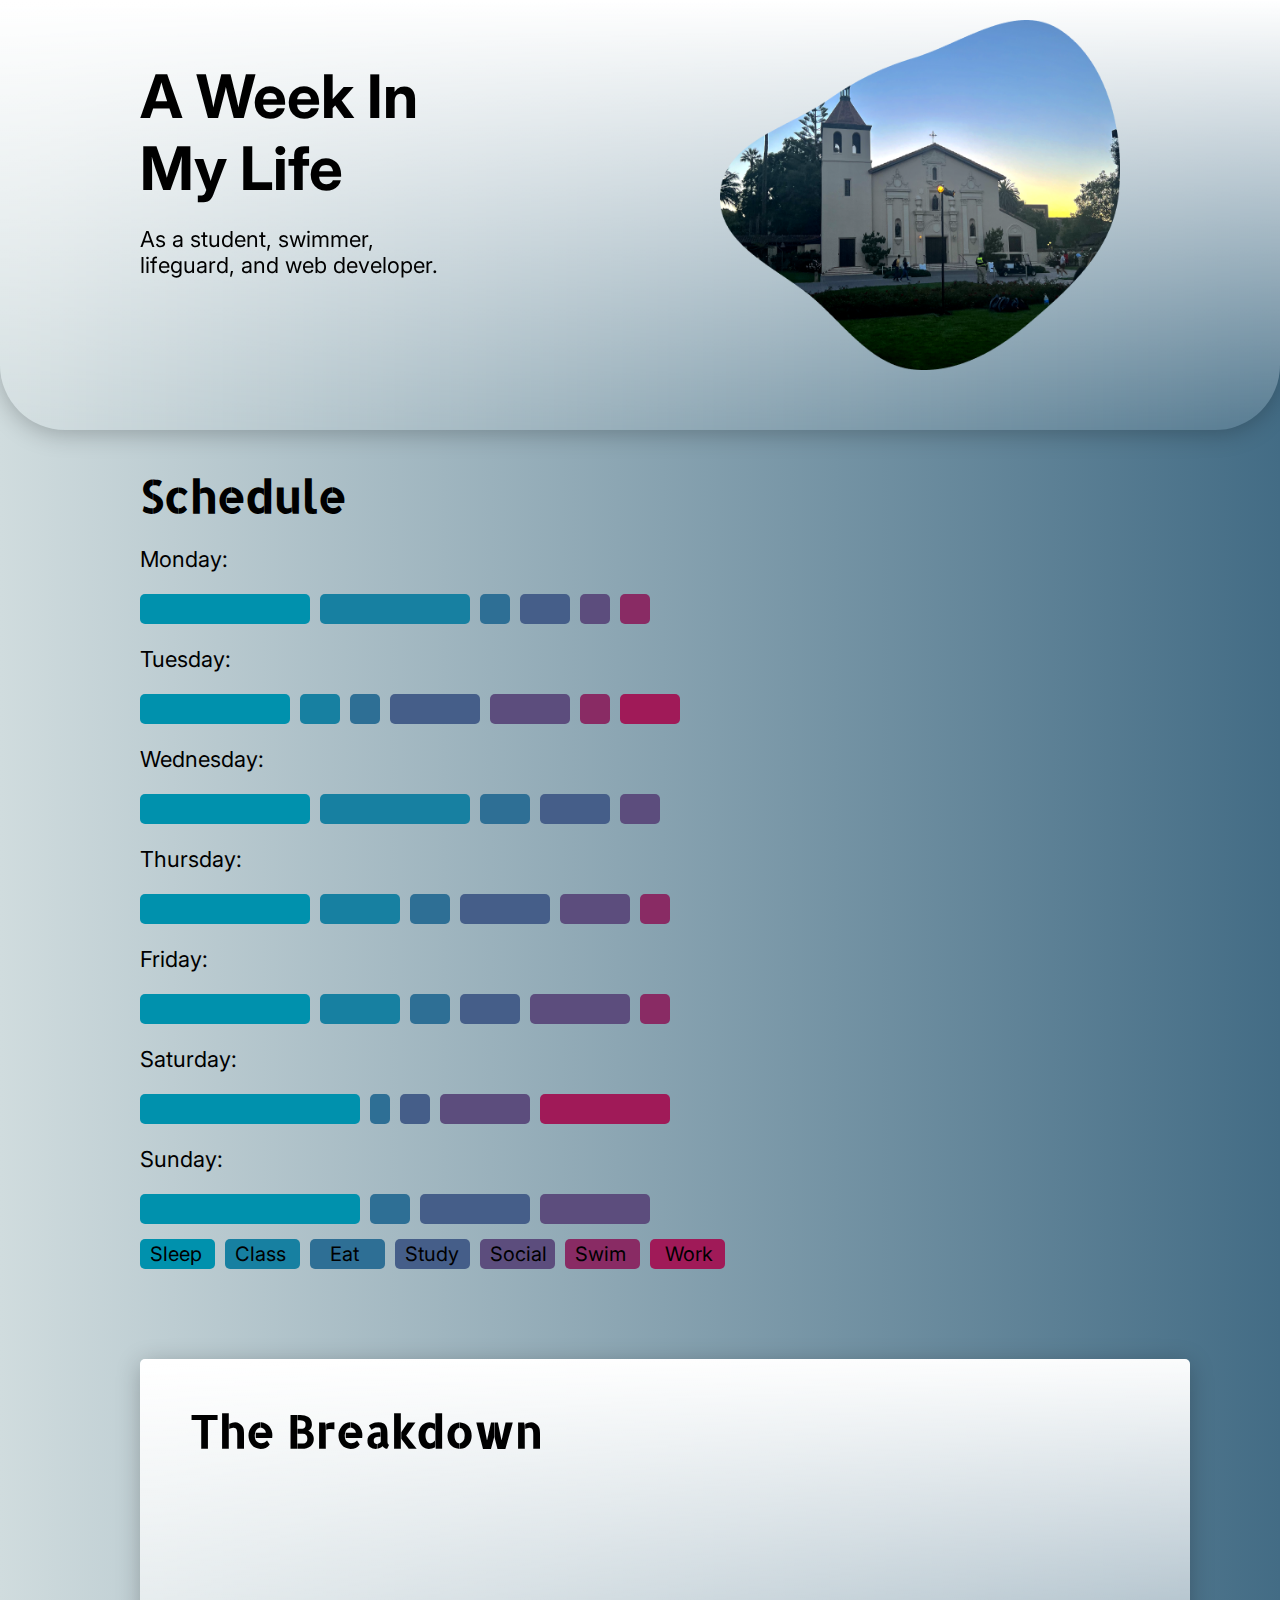
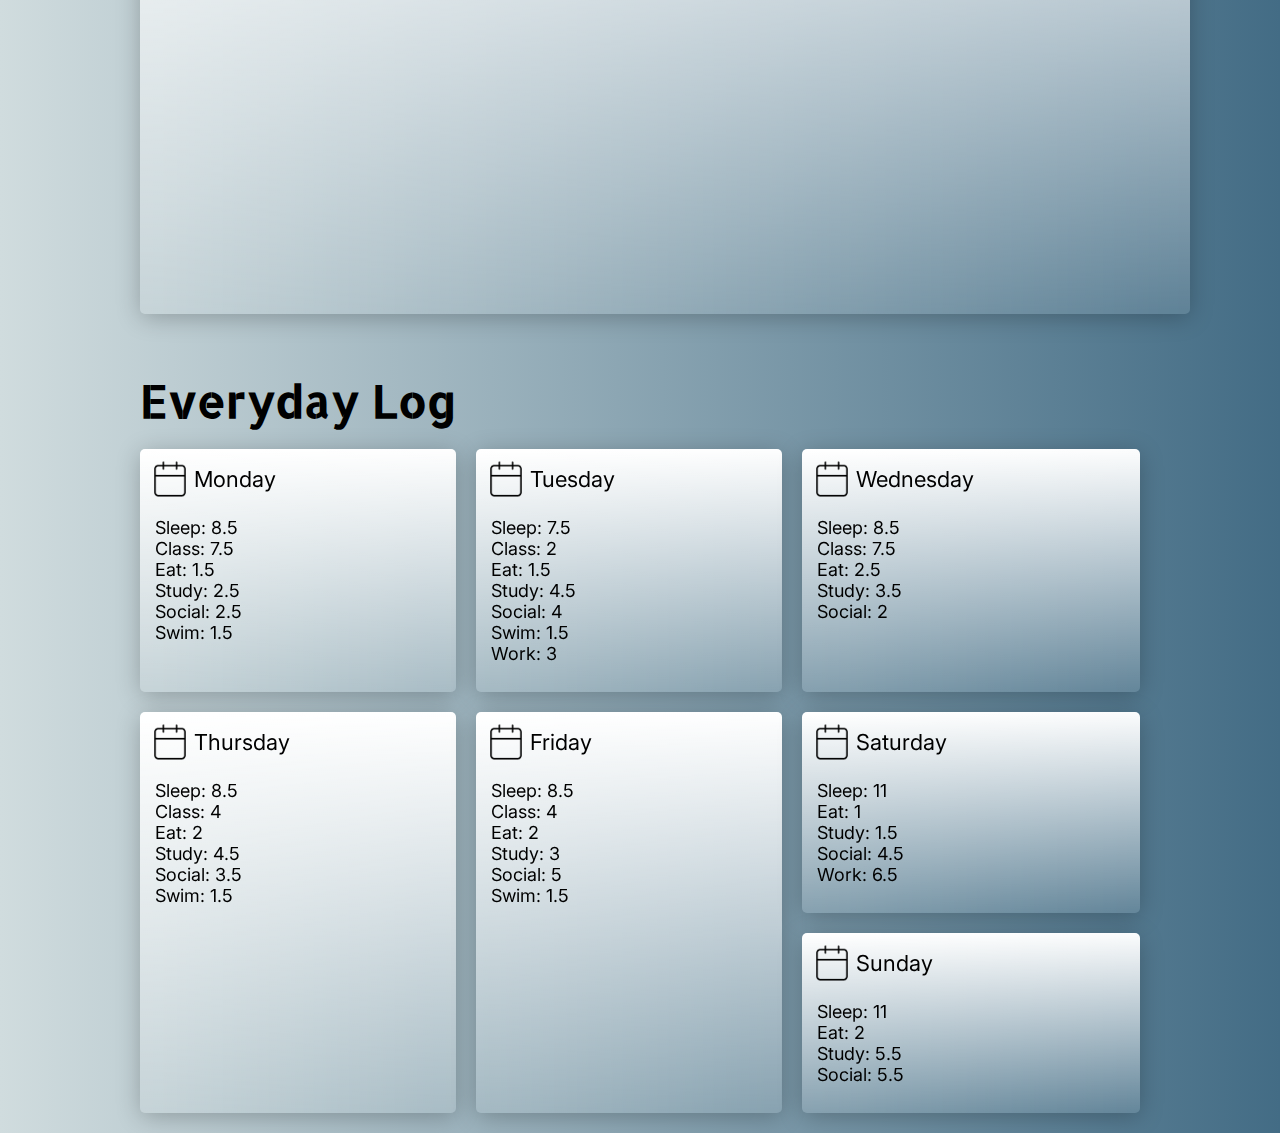
<file: index.html>
<!DOCTYPE html>
<html>
    <head>
        <title>Week In My Life | Matthew</title>
        <link rel="stylesheet" href="style.css">
        <meta name="viewport" content="width=device-width">
        <link rel="preconnect" href="https://fonts.googleapis.com">
        <link rel="preconnect" href="https://fonts.gstatic.com" crossorigin>
        <link href="https://fonts.googleapis.com/css2?family=Allerta+Stencil&family=Inter:wght@400;500;600&display=swap" rel="stylesheet">
    </head>

    <body>
        <div id="header">
            <div class="container">
                <div class="img-text-float">
                    <h1 class="header">A Week In <br> My Life</h1>
                    <p class="normaltext">As a student, swimmer, <br> lifeguard, and web developer.</p>
                </div>
                <img src="scu.png" alt="blob" class="img-img-float">
            </div>
        </div>

        <div id="schedule">
            <div class="container">
                <h2 class="subheader" style="color: black">Schedule</h2>

                <!-- TO DO: 
                -figure out how to make canvas responsive
                -fill rest of dates
             -->

                <!-- MONDAY -->
                <p class="normaltext">Monday:</p>

                <svg width="600px" height="30px" id="canvas">
                    <!-- Sleep -->
                    <rect x="0px" y="0px" height="30px" width="170px" rx="5px" fill="#0091AD" class="svg-content" preserveAspectRatio="none"></rect>
                    <!-- Class -->
                    <rect x="180px" y="0px" height="30px" width="150px" rx="5px" fill="#1780A1" class="svg-content" preserveAspectRatio="none"></rect>
                    <!-- Eat -->
                    <rect x="340px" y="0px" height="30px" width="30px" rx="5px" fill="#2E6F95" class="svg-content" preserveAspectRatio="none"></rect>
                    <!-- Study -->
                    <rect x="380px" y="0px" height="30px" width="50px" rx="5px" fill="#455E89" class="svg-content" preserveAspectRatio="none"></rect>
                    <!-- Social -->
                    <rect x="440px" y="0px" height="30px" width="30px" rx="5px" fill="#5C4D7D" class="svg-content" preserveAspectRatio="none"></rect>
                    <!-- Swim -->
                    <rect x="480px" y="0px" height="30px" width="30px" rx="5px" fill="#892B64" class="svg-content" preserveAspectRatio="none"></rect>
                </svg>

                <!-- TUESDAY -->
                <p class="normaltext">Tuesday:</p>

                <svg width="600px" height="30px" id="canvas">
                    <!-- Sleep -->
                    <rect x="0px" y="0px" height="30px" width="150px" rx="5px" fill="#0091AD" class="svg-content"></rect>
                    <!-- Class -->
                    <rect x="160px" y="0px" height="30px" width="40px" rx="5px" fill="#1780A1" class="svg-content"></rect>
                    <!-- Eat -->
                    <rect x="210px" y="0px" height="30px" width="30px" rx="5px" fill="#2E6F95" class="svg-content"></rect>
                    <!-- Study -->
                    <rect x="250px" y="0px" height="30px" width="90px" rx="5px" fill="#455E89" class="svg-content"></rect>
                    <!-- Social -->
                    <rect x="350px" y="0px" height="30px" width="80px" rx="5px" fill="#5C4D7D" class="svg-content"></rect>
                    <!-- Swim -->
                    <rect x="440px" y="0px" height="30px" width="30px" rx="5px" fill="#892B64" class="svg-content"></rect>
                    <!-- Work -->
                    <rect x="480px" y="0px" height="30px" width="60px" rx="5px" fill="#A01A58" class="svg-content"></rect>
                </svg>

               <!-- WEDNESDAY -->
               <p class="normaltext">Wednesday:</p>

               <svg width="600px" height="30px" id="canvas">
                   <!-- Sleep -->
                   <rect x="0px" y="0px" height="30px" width="170px" rx="5px" fill="#0091AD" class="svg-content" preserveAspectRatio="none"></rect>
                   <!-- Class -->
                   <rect x="180px" y="0px" height="30px" width="150px" rx="5px" fill="#1780A1" class="svg-content" preserveAspectRatio="none"></rect>
                   <!-- Eat -->
                   <rect x="340px" y="0px" height="30px" width="50px" rx="5px" fill="#2E6F95" class="svg-content"></rect>
                   <!-- Study -->
                   <rect x="400px" y="0px" height="30px" width="70px" rx="5px" fill="#455E89" class="svg-content"></rect>
                   <!-- Social -->
                   <rect x="480px" y="0px" height="30px" width="40px" rx="5px" fill="#5C4D7D" class="svg-content"></rect>
               </svg>             

                <!-- THURSDAY -->
                <p class="normaltext">Thursday:</p>

                <svg width="600px" height="30px" id="canvas">
                    <!-- Sleep -->
                    <rect x="0px" y="0px" height="30px" width="170px" rx="5px" fill="#0091AD" class="svg-content" preserveAspectRatio="none"></rect>
                    <!-- Class -->
                    <rect x="180px" y="0px" height="30px" width="80px" rx="5px" fill="#1780A1" class="svg-content" preserveAspectRatio="none"></rect>
                    <!-- Eat -->
                    <rect x="270px" y="0px" height="30px" width="40px" rx="5px" fill="#2E6F95" class="svg-content" preserveAspectRatio="none"></rect>
                    <!-- Study -->
                    <rect x="320px" y="0px" height="30px" width="90px" rx="5px" fill="#455E89" class="svg-content" preserveAspectRatio="none"></rect>
                    <!-- Social -->
                    <rect x="420px" y="0px" height="30px" width="70px" rx="5px" fill="#5C4D7D" class="svg-content" preserveAspectRatio="none"></rect>
                    <!-- Swim -->
                    <rect x="500px" y="0px" height="30px" width="30px" rx="5px" fill="#892B64" class="svg-content" preserveAspectRatio="none"></rect>
                </svg>


                 <!-- FRIDAY -->
                 <p class="normaltext">Friday:</p>

                 <svg width="600px" height="30px" id="canvas">
                     <!-- Sleep -->
                     <rect x="0px" y="0px" height="30px" width="170px" rx="5px" fill="#0091AD" class="svg-content" preserveAspectRatio="none"></rect>
                     <!-- Class -->
                     <rect x="180px" y="0px" height="30px" width="80px" rx="5px" fill="#1780A1" class="svg-content" preserveAspectRatio="none"></rect>
                     <!-- Eat -->
                     <rect x="270px" y="0px" height="30px" width="40px" rx="5px" fill="#2E6F95" class="svg-content" preserveAspectRatio="none"></rect>
                     <!-- Study -->
                     <rect x="320px" y="0px" height="30px" width="60px" rx="5px" fill="#455E89" class="svg-content" preserveAspectRatio="none"></rect>
                     <!-- Social -->
                     <rect x="390px" y="0px" height="30px" width="100px" rx="5px" fill="#5C4D7D" class="svg-content" preserveAspectRatio="none"></rect>
                     <!-- Swim -->
                     <rect x="500px" y="0px" height="30px" width="30px" rx="5px" fill="#892B64" class="svg-content" preserveAspectRatio="none"></rect>
                 </svg>    
                 
                 <!-- SATURDAY -->
                 <p class="normaltext">Saturday:</p>

                 <svg width="600px" height="30px" id="canvas">
                     <!-- Sleep -->
                     <rect x="0px" y="0px" height="30px" width="220px" rx="5px" fill="#0091AD" class="svg-content" preserveAspectRatio="none"></rect>
                     <!-- Eat -->
                     <rect x="230px" y="0px" height="30px" width="20px" rx="5px" fill="#2E6F95" class="svg-content" preserveAspectRatio="none"></rect>
                     <!-- Study -->
                     <rect x="260px" y="0px" height="30px" width="30px" rx="5px" fill="#455E89" class="svg-content" preserveAspectRatio="none"></rect>
                     <!-- Social -->
                     <rect x="300px" y="0px" height="30px" width="90px" rx="5px" fill="#5C4D7D" class="svg-content" preserveAspectRatio="none"></rect>
                     <!-- Work -->
                     <rect x="400px" y="0px" height="30px" width="130px" rx="5px" fill="#A01A58" class="svg-content"></rect>
                 </svg>  
                 
                 <!-- SUNDAY -->
                 <p class="normaltext">Sunday:</p>

                 <svg width="600px" height="45px" id="canvas">
                     <!-- Sleep -->
                     <rect x="0px" y="0px" height="30px" width="220px" rx="5px" fill="#0091AD" class="svg-content" preserveAspectRatio="none"></rect>
                     <!-- Eat -->
                     <rect x="230px" y="0px" height="30px" width="40px" rx="5px" fill="#2E6F95" class="svg-content" preserveAspectRatio="none"></rect>
                     <!-- Study -->
                     <rect x="280px" y="0px" height="30px" width="110px" rx="5px" fill="#455E89" class="svg-content" preserveAspectRatio="none"></rect>
                     <!-- Social -->
                     <rect x="400px" y="0px" height="30px" width="110px" rx="5px" fill="#5C4D7D" class="svg-content" preserveAspectRatio="none"></rect>
                 </svg>                   

                <!-- KEY -->

                <svg width="600px" height="100px" id="canvas">
                    <!-- Sleep -->
                    <g>
                        <rect x="0px" y="0px" height="30px" width="75px" rx="5px" fill="#0091AD" class="svg-content"></rect>
                        <text x="10px" y="22px" font-family="Inter" font-size="20px">Sleep</text>
                    </g>    
                    <!-- Class -->
                    <g>
                        <rect x="85px" y="0px" height="30px" width="75px" rx="5px" fill="#1780A1" class="svg-content"></rect>
                        <text x="95px" y="22px" font-family="Inter" font-size="20px">Class</text>
                    </g>
                    <!-- Eat -->
                    <g>
                        <rect x="170px" y="0px" height="30px" width="75px" rx="5px" fill="#2E6F95" class="svg-content"></rect>
                        <text x="190px" y="22px" font-family="Inter" font-size="20px">Eat</text>
                    </g>
                    <!-- Study -->
                    <g>
                        <rect x="255px" y="0px" height="30px" width="75px" rx="5px" fill="#455E89" class="svg-content"></rect>
                        <text x="265px" y="22px" font-family="Inter" font-size="20px">Study</text>
                    </g>
                    <!-- Social -->
                    <g>
                        <rect x="340px" y="0px" height="30px" width="75px" rx="5px" fill="#5C4D7D" class="svg-content"></rect>
                        <text x="350" y="22px" font-family="Inter" font-size="20px">Social</text>
                    </g>
                    <!-- Swim -->
                    <g>
                        <rect x="425px" y="0px" height="30px" width="75px" rx="5px" fill="#892B64" class="svg-content"></rect>
                        <text x="435px" y="22px" font-family="Inter" font-size="20px">Swim</text>
                    </g>
                    <!-- Work -->
                    <g>
                        <rect x="510px" y="0px" height="30px" width="75px" rx="5px" fill="#A01A58" class="svg-content"></rect>
                        <text x="525px" y="22px" font-family="Inter" font-size="20px">Work</text>
                    </g>
                </svg>

            </div>

        </div>

        <br>

        <div class="container">
            <div id="breakdown">
                <h2 class="subheader">The Breakdown</h2>
                <!-- TO DO:
                -Graph
                -Maybe use d3 here -->
            </div>
        </div> 

        <br>

        <div id="log">
            <div class="container">
                <h2 class="subheader" style="color: black">Everyday Log</h2>
                
                <div class="grid-container">
                    <div class="grid-item item1">
                        <img src="calendar.png" height="40px" width="40px" alt="Calendar icon" style="vertical-align:middle">
                        <span class="normaltext" style="vertical-align:middle">Monday</span>
                        <p style="padding-left: 5px; font-size: 18px">Sleep: 8.5 <br> Class: 7.5 <br> Eat: 1.5 <br> Study: 2.5 <br> Social: 2.5 <br> Swim: 1.5</p>
                    </div>

                    <div class="grid-item item2">
                        <img src="calendar.png" height="40px" width="40px" alt="Calendar icon" style="vertical-align:middle">
                        <span class="normaltext" style="vertical-align:middle">Tuesday</span>  
                        <p style="padding-left: 5px; font-size: 18px">Sleep: 7.5 <br> Class: 2 <br> Eat: 1.5 <br> Study: 4.5 <br> Social: 4 <br> Swim: 1.5 <br> Work: 3</p>
                    </div>

                    <div class="grid-item item3">
                        <img src="calendar.png" height="40px" width="40px" alt="Calendar icon" style="vertical-align:middle">
                        <span class="normaltext" style="vertical-align:middle">Wednesday</span>
                        <p style="padding-left: 5px; font-size: 18px">Sleep: 8.5 <br> Class: 7.5 <br> Eat: 2.5 <br> Study: 3.5 <br> Social: 2</p>
                    </div>  

                    <div class="grid-item item4">
                        <img src="calendar.png" height="40px" width="40px" alt="Calendar icon" style="vertical-align:middle">
                        <span class="normaltext" style="vertical-align:middle">Thursday</span>
                        <p style="padding-left: 5px; font-size: 18px">Sleep: 8.5 <br> Class: 4 <br> Eat: 2 <br> Study: 4.5 <br> Social: 3.5 <br> Swim: 1.5</p>
                    </div>

                    <div class="grid-item item5">
                        <img src="calendar.png" height="40px" width="40px" alt="Calendar icon" style="vertical-align:middle">
                        <span class="normaltext" style="vertical-align:middle">Friday</span>
                        <p style="padding-left: 5px; font-size: 18px;">Sleep: 8.5 <br> Class: 4 <br> Eat: 2 <br> Study: 3 <br> Social: 5 <br> Swim: 1.5</p>
                    </div>

                    <div class="grid-item item6">
                        <img src="calendar.png" height="40px" width="40px" alt="Calendar icon" style="vertical-align:middle">
                        <span class="normaltext" style="vertical-align:middle">Saturday</span>
                        <p style="padding-left: 5px; font-size: 18px">Sleep: 11 <br> Eat: 1 <br> Study: 1.5 <br> Social: 4.5 <br> Work: 6.5</p>
                    </div>

                    <div class="grid-item item7">
                        <img src="calendar.png" height="40px" width="40px" alt="Calendar icon" style="vertical-align:middle">
                        <span class="normaltext" style="vertical-align:middle">Sunday</span>
                        <p style="padding-left: 5px; font-size: 18px">Sleep: 11 <br> Eat: 2 <br> Study: 5.5 <br> Social: 5.5</p>
                    </div>
                  
                  </div>
            </div>
        </div>

        <br>

    </body>

</html>
</file>
<file: style.css>
/* General */
body {
    background: linear-gradient(90deg, #D0DCDE 0%, #436C85 100%);
    /* Lighter Background */
    /* background: linear-gradient(90deg, #ACB6E5 0%, #86FDE8 100%);  */
    /* background: linear-gradient(90deg, #2BC0E4 0%, #EAECC6 100%); */
    padding: 0;
    margin: 0;
    font-family: 'Inter', sans-serif;
}

.container {
    max-width: 1000px; 
    margin: 0 auto; 
    float: none; 
}

.header {
    font-size: 60px;
    margin-block-end: 0%;
}

.subheader {
    font-size: 45px;
    font-family: 'Allerta Stencil', sans-serif;
    margin-block-end: 0%;
}

.normaltext {
    font-size: 22px;
}

.column {
    float: left;
    width: 50%;
}

.img-text-float {
    float: left;
}

.img-img-float {
    float: right;
    margin-right: 20px;
    height: 350px;
    width: 400px;
}

/* Responsive */
@media only screen and (max-width: 900px) {
    .container {
      margin-left: 25px;
      margin-right: 25px;
    }
}

@media only screen and (max-width: 775px) {
    .img-img-float {
        float: left;
        margin-right: 0px;
        height: 250px;
        width: 300px;
    }
}

/* Header */
#header {
    background: linear-gradient(180deg, #FFFFFF 0%, rgba(255, 255, 255, 0.1) 100%);
    box-shadow: 0px 4px 24px -1px rgba(0, 0, 0, 0.25);
    backdrop-filter: blur(20px); 

    border-radius: 0px 0px 65px 65px;
    left: 0px;
    top: 0px;
    position: relative;
    padding: 10px;
    padding-top: 20px;
    height: 400px;
}

/* Responsive */
@media only screen and (max-width: 775px) {
    #header {
        height: 660px;
    }
}

/* Schedule */
#canvas {
    display: inline-block;
	position: relative;
	width: 100%;
	vertical-align: middle; 
	overflow: hidden; 
}

.svg-content {
    display: inline-block;
	position: absolute;
	top: 0;
	left: 0;
}


/* Breakdown */
#breakdown {
    width: 100%;
    height: 550px;
    background: linear-gradient(179.04deg, #FFFFFF 0.9%, rgba(255, 255, 255, 0.1) 99.25%);
    box-shadow: 0px 4px 24px -1px rgba(0, 0, 0, 0.25);
    backdrop-filter: blur(20px);
    border-radius: 5px;
    padding-left: 50px;
    padding-top: 5px;
}

/* Responsive */
@media only screen and (max-width: 775px) {
  #breakdown {
    padding-left: 15px;
  }
}

/* Log */
.grid-container {
    display: grid;
    gap: 20px;
    padding-top: 20px;
  }
  
  .grid-item {
    background: linear-gradient(179.04deg, #FFFFFF 0.9%, rgba(255, 255, 255, 0.1) 99.25%);
    box-shadow: 0px 4px 24px -1px rgba(0, 0, 0, 0.25);
    backdrop-filter: blur(20px);    
    border-radius: 5px;    
    padding: 10px;
  }

  .grid-item:hover {
    transform: scale(1.03);
  }
  
  .item1 {
    grid-column: 1 / span 1;
    grid-row: 1;
  }
  
  .item2 {
    grid-column: 2;
    grid-row: 1;
  }
  
  .item3 {
    grid-column: 3;
    grid-row: 1;
  }
  
  .item5 {
    grid-column: 2;
    grid-row: 2 / span 2;
  }
  
  .item4 {
    grid-column: 1;
    grid-row: 2 / span 2;
  }
  
  .item6 {
    grid-column: 3;
    grid-row: 2;
  }
  
  .item7 {
    grid-column: 3;
    grid-row: 2 span 2;
  }

/* Responsive */
@media only screen and (max-width: 775px) {
    .grid-container {
        display: block;
    }

    .grid-item {
        margin-top: 20px;
    }
}
</file>
